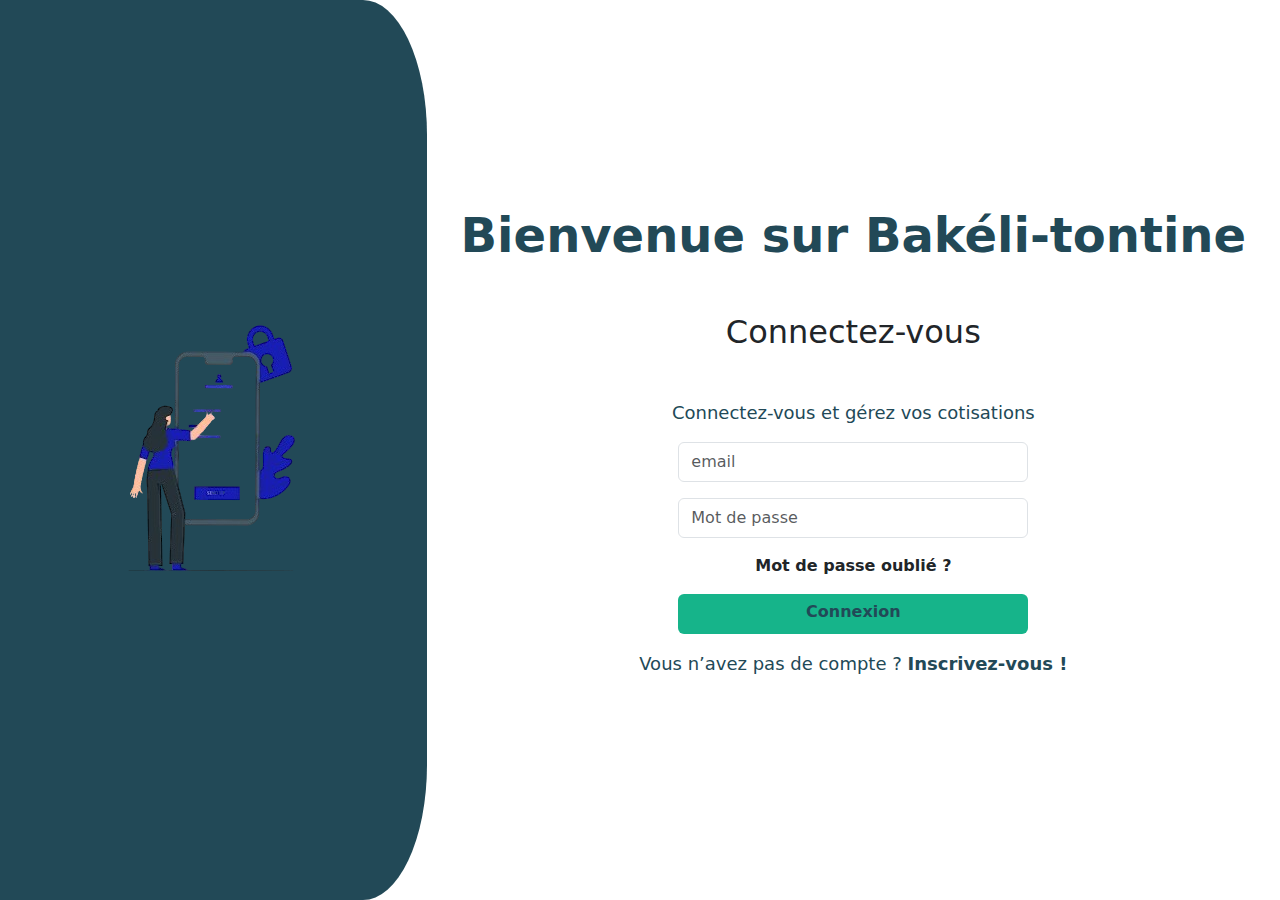
<file: index.html>
<!DOCTYPE html>
<html lang="fr">
<head>
  <meta charset="UTF-8">
  <meta name="viewport" content="width=device-width, initial-scale=1.0">
  <title>Connexion - Bakéli-tontine</title>
  <!-- Bootstrap 5.2.3 -->
  <!-- <link rel="stylesheet" href="style.css"> -->
  <link href="https://cdn.jsdelivr.net/npm/bootstrap@5.2.3/dist/css/bootstrap.min.css" rel="stylesheet">
  <style>
     /* formulaire dashbord */
    .login-container {
      min-height: 100vh; /* toute la hauteur */
    }
    .login-left {
      background-color: #224957;
      color: #fff;
border-top-right-radius: 15%;   /* arrondi en haut à gauche */
border-bottom-right-radius: 15%;/* arrondi en bas à gauche */
    }
    .login-left img {
      max-width: 100%;
      height: auto;
    }
.form-control .input-form {
  background-color: #224957 !important; /* ton fond */
  background-image: none !important;   
  background-clip: border-box !important; 
  color: #fff !important;              
  border: none !important;             
}

.form-control .input-form:focus {
  background-color: #224957 !important;
  color: #fff !important;
  box-shadow: none !important;
  border: 2px solid #1dd1a1 !important;
}

.form-control .input-form::placeholder {
  color: #fff !important;
  opacity: 0.8;
}


    .color-titre1 {
      color: #224957 !important;
    }
    .color-titre2{
    color: #224957 !important;
    font-size: 18px;
  
    }
    .btn-custom {
      background-color: #16b48a;
      color: rgb(34, 73, 87);
      font-weight: bold;
      border: none;
    }
    .btn-custom:hover {
      background-color: #20DF7F;
      color: white;
    }
    
    /* Responsive */
    @media (min-width: 768px) {
      .input-form, .btn-custom {
        width: 350px;
        height: 40px;
      }
    }
    @media (max-width: 767px) {
      .input-form, .btn-custom {
        width: 100%;
        height: 45px;
      }
    }
  </style>
</head>
<body>


<div class="container-fluid">
  <div class="row login-container">
    
    <!-- Partie gauche (image)  -->
    <div class="login-left col-md-4 d-none d-md-flex d-flex justify-content-center align-items-center">
      <img src="Images/image1-removebg-preview__2_-removebg-preview (1).png" alt="Illustration" class="img-fluid">
    </div>

    <!-- Partie droite (formulaire) -->
    <div class="login-right col-12 col-md-8 d-flex flex-column justify-content-center p-4">
      <h1 class="text-center mb-5 color-titre1 display-5 fw-bold">
        Bienvenue sur <b>Bakéli-tontine</b>
      </h1>
      <h2 class="text-center  mb-5">Connectez-vous</h2>
      <p class="text-center color-titre2">Connectez-vous et gérez vos cotisations</p>
      
      <form id="loginForm" class="d-flex justify-content-center flex-column align-items-center ">
        <div class="mb-3 w-100 d-flex justify-content-center">
           <input type="email" class="form-control input-form" id="email" placeholder="email">
        </div>
        <div class="mb-3 w-100 d-flex justify-content-center">
          <input type="password" class="form-control input-form" id="password" placeholder="Mot de passe">
        </div>
        <div class="mb-3 d-flex align-items-end">
          <a href="Passe-oublie.html" class="text-decoration-none text-dark fw-bold">Mot de passe oublié ?</a>
        </div>
        <!-- <button type="submit" class="btn btn-custom">Connexion</button> -->

         <a href="accueil.html" class="btn btn-custom">Connexion</a>
      </form>

      <div class="text-center mt-3">
        <p class="color-titre2 ">Vous n’avez pas de compte ? 
          <a href="Inscrip.html" class="fw-bold color-titre2 text-decoration-none ">Inscrivez-vous !</a>
        </p>
      </div>
    </div>
  </div>
</div>

  
    

    

    <script src="https://cdn.jsdelivr.net/npm/bootstrap@5.3.8/dist/js/bootstrap.bundle.min.js" integrity="sha384-FKyoEForCGlyvwx9Hj09JcYn3nv7wiPVlz7YYwJrWVcXK/BmnVDxM+D2scQbITxI" crossorigin="anonymous"></script>
    <script src="index.js" type="module"></script>

</body>
</html>
</file>
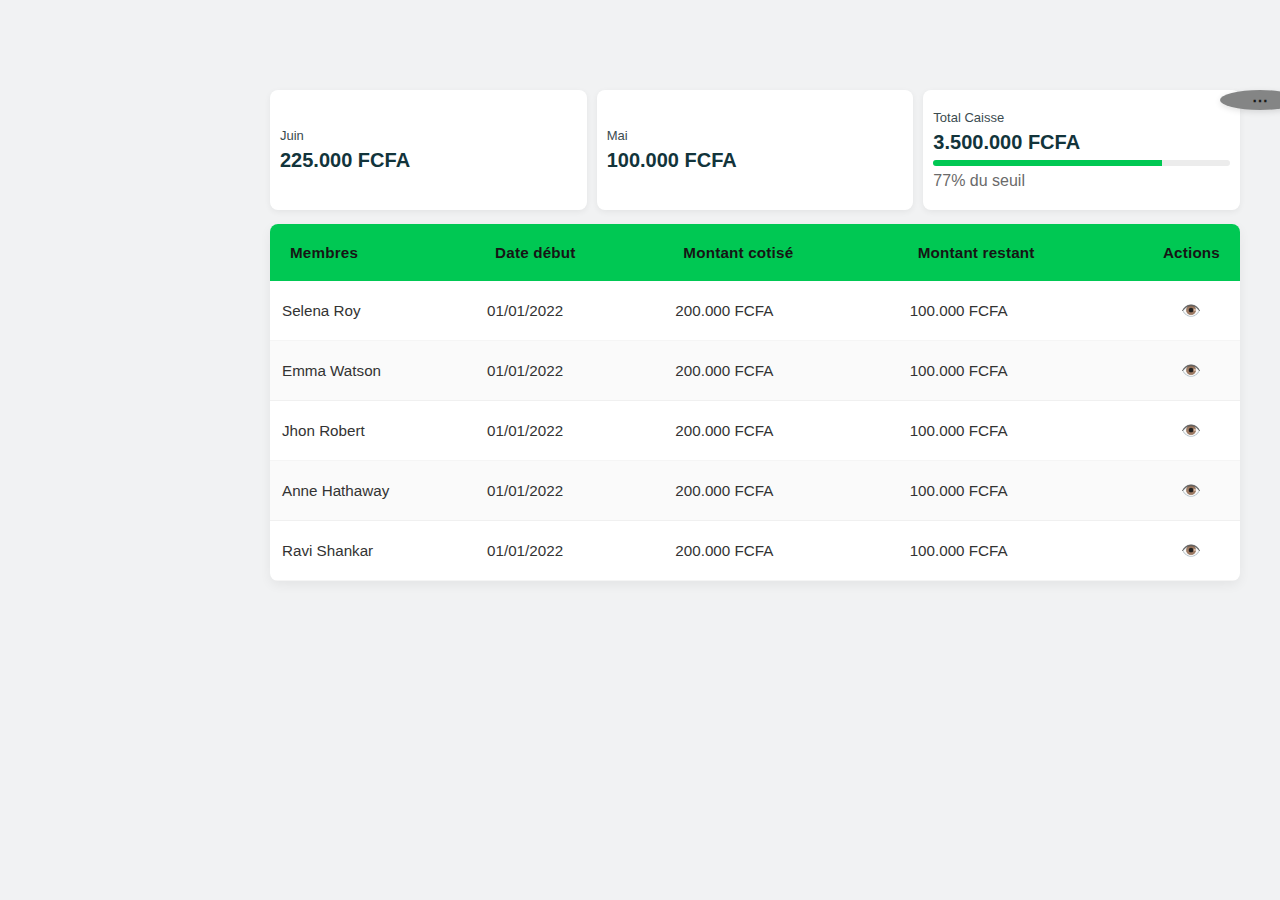
<file: Cotisation.html>
<!doctype html>
<html lang="fr">
<head>
<meta charset="utf-8" />
<meta name="viewport" content="width=device-width,initial-scale=1" />
<title>Compact — Cotisations</title>

<!-- Font (facultatif) -->
<link href="https://fonts.googleapis.com/css2?family=Poppins:wght@300;400;600&display=swap" rel="stylesheet">

<style>
  :root{
    --container-w:1100px;
    --bg:#f1f2f3;
    --card-bg:#fff;
    --accent:#00c853;
    --card-padding:10px;
    --card-title-size:13px;
    --card-amount-size:20px;
    --table-font-size:13px;
    --menu-size:34px;
    --radius:8px;
  }

  *{box-sizing:border-box}
  body{
    margin:0;
    font-family: Arial, sans-serif;
    background:var(--bg);
    color:#222;
    -webkit-font-smoothing:antialiased;
  }

  /* Wrapper centré (position relative pour placer le bouton 3 points à l'intérieur) */
  .page {
    max-width:var(--container-w);
    margin:50px auto;
    padding:18px;
    position:relative;
      margin-left: 230px;
      padding: 40px
    
  }

  /* Menu 3 points (placé en haut à droite du .page) */
  .menu-btn {
    position: absolute;
    /* top: 4px;       plus en haut */
    right: -20px;     /* plus à droite */
    width: 80px;
    height: 20px;
    background: #848585;
    border-radius: 50%;
    display: flex;
    align-items: center;
    justify-content: center;
    cursor: pointer;
    box-shadow: 0 2px 6px rgba(0,0,0,0.12);
    font-weight: 700;
    color: #1b1b1b;
}

  .menu-btn:hover{ background:#dfe6e6; }

  /* Cartes en ligne */
  .cards {
    display:flex;
    gap:10px;
    margin-bottom:14px;
  }
  .card {
    flex: 1 1 0;
    background:var(--card-bg);
    border-radius:var(--radius);
    padding:var(--card-padding);
    box-shadow:0 2px 6px rgba(0,0,0,0.06);
     width:200px !important;
      height: 120px !important;
    display:flex;
    flex-direction:column;
    justify-content:center;
  }
  .card .label{
    font-size:var(--card-title-size);
    color:#3b4b50;
    margin-bottom:6px;
  }
  .card .amount{
    font-size:var(--card-amount-size);
    font-weight:700;
    color:#12343b;
  }
  .card .small{
    color:#6a6a6a;
    margin-top:6px;
  }

  /* PROGRESSION miniature */
  .mini-progress{
    margin-top:6px;
    height:6px;
    background:#ececec;
    border-radius:6px;
    overflow:hidden;
  }
  .mini-progress > i{
    display:block;
    height:100%;
    background:var(--accent);
    width:77%;
  }

  /* Tableau (plus compact) */
  .table-box{
    background:var(--card-bg);
    border-radius:var(--radius);
    box-shadow:0 4px 12px rgba(0,0,0,0.06);
    overflow:hidden;
    margin-top:12px;
  }
  table{
    width:100%;
    border-collapse:collapse;
    font-size:var(--table-font-size);
  }
  thead th{
    background:var(--accent);
    color:#161515;
    padding:20px;
    text-align:left;
    font-weight:600;
    letter-spacing:0.2px;
    font-size:  0.95rem
  }
  tbody td{
    padding:20px 12px;
    color:#333;
    vertical-align:middle;
    border-bottom:1px solid rgba(0,0,0,0.04);
    font-size:  0.95rem
  }
  tbody tr:nth-child(even){ background:#fafafa; }

  /* Actions (œil) */
  .actions {
    text-align:center;
    font-size:16px;
    cursor:pointer;
    color:#333;
  }

  /* Variante: tableau alternatif */
  .hidden{ display:none; }

  /* Responsive: cartes en colonne sur petits écrans */
  @media (max-width:840px){
    .cards{ flex-direction:column; }
    .menu-btn{ top:8px; right:8px; }
  }
</style>
</head>
<body>

<div class="page ">

  <!-- Bouton 3 points (placé dans la page pour être aligné visuellement) -->
  <div class="menu-btn" title="Basculer la vue" onclick="toggleTables()">⋯</div>

  <!-- Cartes -->
  <div class="cards py-5" aria-hidden="false">
    <div class="card">
      <div class="label">Juin</div>
      <div class="amount">225.000 FCFA</div>
    </div>

    <div class="card">
      <div class="label">Mai</div>
      <div class="amount">100.000 FCFA</div>
    </div>

    <div class="card">
      <div class="label">Total Caisse</div>
      <div class="amount">3.500.000 FCFA</div>
      <div class="mini-progress"><i></i></div>
      <div class="small">77% du seuil</div>
    </div>
  </div>

  <!-- TABLEAU PRINCIPAL -->
  <div class="table-box" id="table1">
    <table>
      <thead>
        <tr>
          <th>Membres</th>
          <th>Date début</th>
          <th>Montant cotisé</th>
          <th>Montant restant</th>
          <th style="width:72px;text-align:center;">Actions</th>
        </tr>
      </thead>
      <tbody>
        <tr>
          <td>Selena Roy</td>
          <td>01/01/2022</td>
          <td>200.000 FCFA</td>
          <td>100.000 FCFA</td>
          <td class="actions" title="Voir">👁️</td>
        </tr>
        <tr>
          <td>Emma Watson</td>
          <td>01/01/2022</td>
          <td>200.000 FCFA</td>
          <td>100.000 FCFA</td>
          <td class="actions" title="Voir">👁️</td>
        </tr>
        <tr>
          <td>Jhon Robert</td>
          <td>01/01/2022</td>
          <td>200.000 FCFA</td>
          <td>100.000 FCFA</td>
          <td class="actions" title="Voir">👁️</td>
        </tr>
        <tr>
          <td>Anne Hathaway</td>
          <td>01/01/2022</td>
          <td>200.000 FCFA</td>
          <td>100.000 FCFA</td>
          <td class="actions" title="Voir">👁️</td>
        </tr>
        <tr>
          <td>Ravi Shankar</td>
          <td>01/01/2022</td>
          <td>200.000 FCFA</td>
          <td>100.000 FCFA</td>
          <td class="actions" title="Voir">👁️</td>
        </tr>
      </tbody>
    </table>
  </div>

  <!-- TABLEAU ALTERNATIF (s'affiche quand on clique sur ⋯) -->
  <div class="table-box hidden" id="table2" style="margin-top:12px;">
    <table>
      <thead>
        <tr>
          <th>Nom</th>
          <th>Montant total</th>
          <th>Statut</th>
        </tr>
      </thead>
      <tbody>
        <tr>
          <td>Selena Roy</td>
          <td>300.000 FCFA</td>
          <td>Payé</td>
        </tr>
        <tr>
          <td>Emma Watson</td>
          <td>250.000 FCFA</td>
          <td>En attente</td>
        </tr>
        <tr>
          <td>Jhon Robert</td>
          <td>200.000 FCFA</td>
          <td>Partiel</td>
        </tr>
      </tbody>
    </table>
  </div>

</div>

<script>
  // Basculer entre les deux tables (menu ⋯)
  function toggleTables(){
    document.getElementById('table1').classList.toggle('hidden');
    document.getElementById('table2').classList.toggle('hidden');
  }
</script>

</body>
</html>
</file>
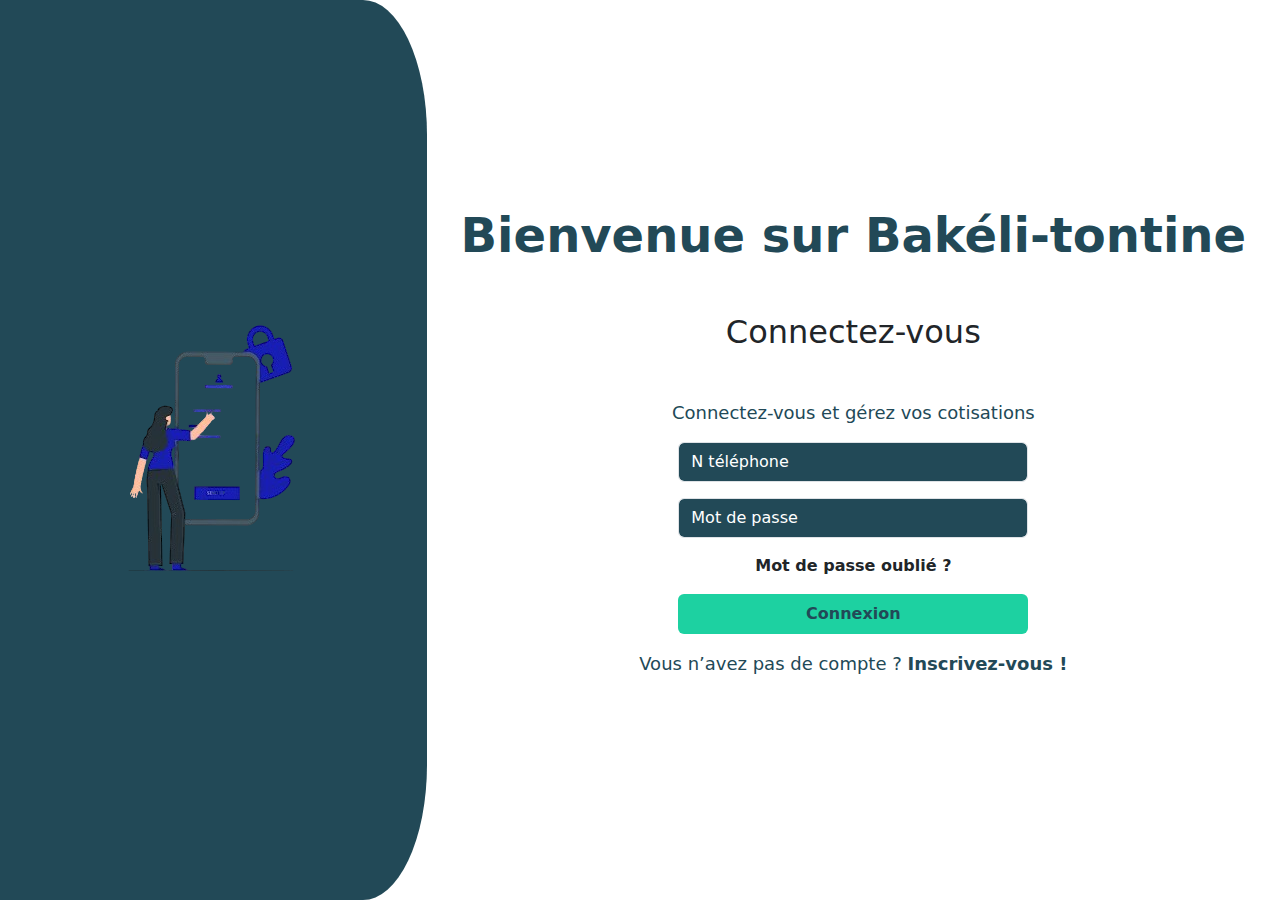
<file: formul.html>
<!DOCTYPE html>
<html lang="fr">
<head>
  <meta charset="UTF-8">
  <meta name="viewport" content="width=device-width, initial-scale=1.0">
  <title>Connexion - Bakéli-tontine</title>
  <!-- Bootstrap 5.2.3 -->
  <!-- <link rel="stylesheet" href="style.css"> -->
  <link href="https://cdn.jsdelivr.net/npm/bootstrap@5.2.3/dist/css/bootstrap.min.css" rel="stylesheet">
  <style>
     /* formulaire dashbord */
    .login-container {
      min-height: 100vh; /* toute la hauteur */
    }
    .login-left {
      background-color: #224957;
      color: #fff;
border-top-right-radius: 15%;   /* arrondi en haut à gauche */
border-bottom-right-radius: 15%;/* arrondi en bas à gauche */
    }
    .login-left img {
      max-width: 100%;
      height: auto;
    }
    .input-form {
      background-color: #224957;
    }
  .input-form::placeholder {
color: #fff ;
  }
    .color-titre1 {
      color: #224957 !important;
    }
    .color-titre2{
    color: #224957 !important;
    font-size: 18px;
  
    }
    .btn-custom {
      background-color: #1dd1a1;
      color: rgb(34, 73, 87);
      font-weight: bold;
      border: none;
    }
    .btn-custom:hover {
      background-color: #20DF7F;
      color: white;
    }
    
    /* Responsive */
    @media (min-width: 768px) {
      .input-form, .btn-custom {
        width: 350px;
        height: 40px;
      }
    }
    @media (max-width: 767px) {
      .input-form, .btn-custom {
        width: 100%;
        height: 45px;
      }
    }
  </style>
</head>
<body>

<div class="container-fluid">
  <div class="row login-container">
    
    <!-- Partie gauche (image)  -->
    <div class="login-left col-md-4 d-none d-md-flex d-flex justify-content-center align-items-center">
      <img src="Images/image1-removebg-preview__2_-removebg-preview (1).png" alt="Illustration" class="img-fluid">
    </div>

    <!-- Partie droite (formulaire) -->
    <div class="login-right col-12 col-md-8 d-flex flex-column justify-content-center p-4">
      <h1 class="text-center mb-5 color-titre1 display-5 fw-bold">
        Bienvenue sur <b>Bakéli-tontine</b>
      </h1>
      <h2 class="text-center color-titre mb-5">Connectez-vous</h2>
      <p class="text-center color-titre2">Connectez-vous et gérez vos cotisations</p>
      
      <form id="loginForm" class="d-flex justify-content-center flex-column align-items-center ">
        <div class="mb-3 w-100 d-flex justify-content-center">
           <input type="text" class="form-control input-form" id="telephone" placeholder="N téléphone">
        </div>
        <div class="mb-3 w-100 d-flex justify-content-center">
          <input type="password" class="form-control input-form" id="password" placeholder="Mot de passe">
        </div>
        <div class="mb-3 d-flex align-items-end">
          <a href="Passe-oublie.html" class="text-decoration-none text-dark fw-bold">Mot de passe oublié ?</a>
        </div>
        <button type="submit" class="btn btn-custom">Connexion</button>
      </form>

      <div class="text-center mt-3">
        <p class="color-titre2 ">Vous n’avez pas de compte ? 
          <a href="Inscrip.html" class="fw-bold color-titre2 text-decoration-none ">Inscrivez-vous !</a>
        </p>
      </div>
    </div>
  </div>
</div>

<script src="https://cdn.jsdelivr.net/npm/bootstrap@5.2.3/dist/js/bootstrap.bundle.min.js"></script>
<script src="formul.js"></script>

</body>
</html>
</file>
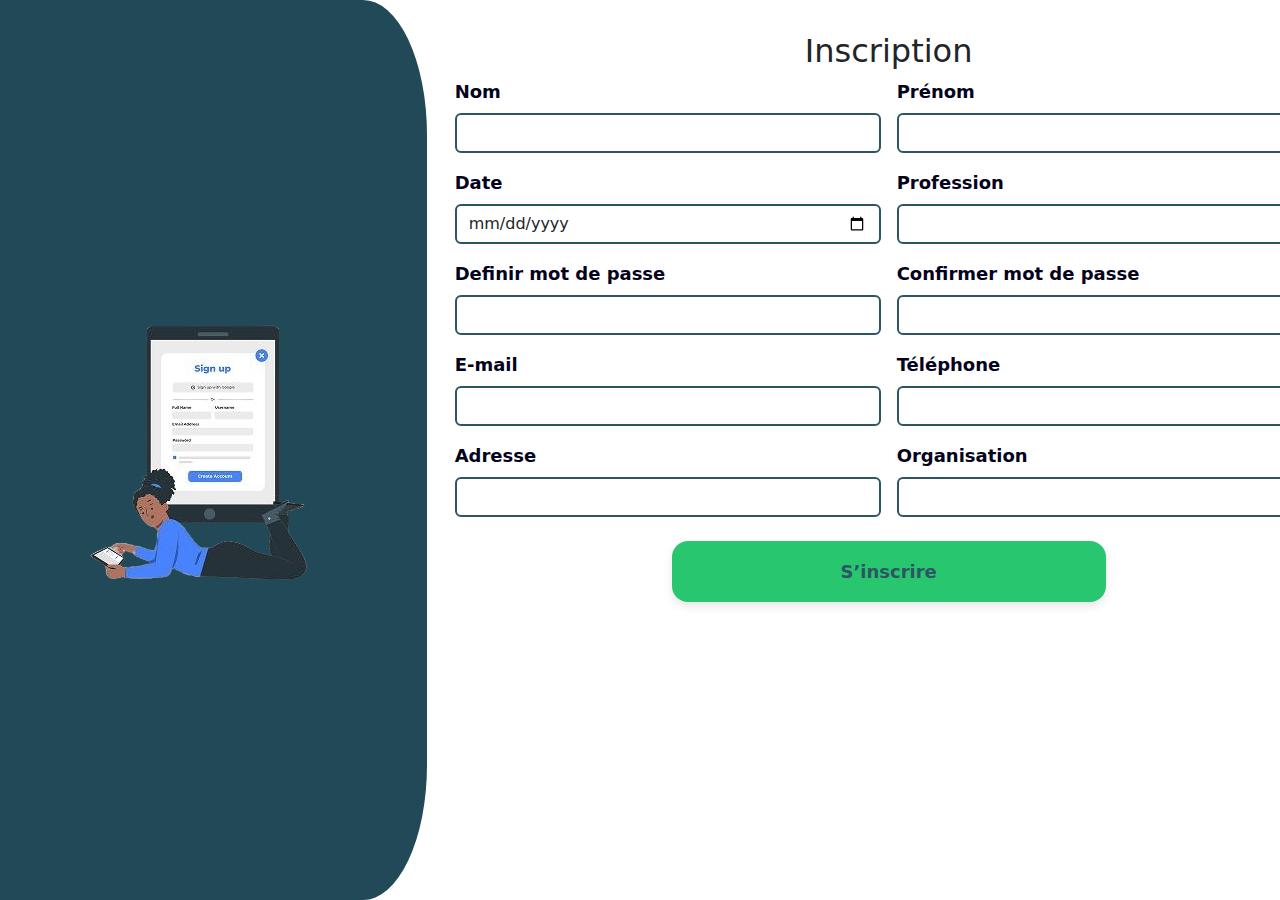
<file: Inscrip.html>
<!DOCTYPE html>
<html lang="fr">
<head>
  <meta charset="UTF-8">
  <meta name="viewport" content="width=device-width, initial-scale=1.0">
  <title>Inscription</title>
  <!-- Bootstrap 5.2.3 -->
  <link href="https://cdn.jsdelivr.net/npm/bootstrap@5.2.3/dist/css/bootstrap.min.css" rel="stylesheet">
  <style>
    body {
      /* height: 100vh;
      display: flex;
      align-items: center;
      justify-content: center; */
      background: white;
    }
    .container-inscrip {
      min-height: 100vh; /* toute la hauteur */
    }
    .login-left {
      background-color: #224957;
      color: #fff;
        border-top-right-radius: 15%;   /* arrondi en haut à gauche */
        border-bottom-right-radius: 15%;/* arrondi en bas à gauche */
        height: 100vh;
        
    }
    .login-left img {
      max-width: 100%;
      min-height: auto;
    }
  
    .btn-custom {
      background-color: #28c76f;
      color: #2e5563;
      font-weight:  bold;
      font-size: 18px;
    box-shadow: 0 4px 10px rgba(0,0,0,0.1) !important;

    }
    .btn-custom:hover {
      background-color: #20b463;
      color: white;
    }
    .form-label{
        color: rgb(4, 3, 27);
        font-weight: 600;
        font-size: 18px;
    }
    .card{
        width: 100vh;
        height: auto;
        margin: auto;
    }
    .form-control{
        border: 2px solid #2e5563;
    }
  </style>
</head>
<body>

<div class="container-fluid">
  <div class="row  ">
    
    <!-- Illustration -->
    <div class="login-left col-md-4 d-none d-md-flex d-flex justify-content-center align-items-center ">
      <img src="Images/inscrip.png" 
           alt="Illustration" class="img-fluid">
    </div>
    
    <!-- Formulaire -->
    <div class="col-md-8 ">
      <div class="card p-3 border-0 ">
        <h2 class="text-center mt-3 ">Inscription</h2>
        
        <form id="inscriptionForm mt-2">
          <div class="row g-3">
            <div class="col-md-6">
            <label for="exampleFormControlInput1" class="form-label">Nom</label>
              <input type="text" class="form-control " id="nom"  required>
            </div>
            <div class="col-md-6">
                <label for="exampleFormControlInput1" class="form-label">Prénom</label>
              <input type="text" class="form-control" id="prenom" required>
            </div>
            <div class="col-md-6">
                 <label for="exampleFormControlInput1" class="form-label">Date</label>
              <input type="date" class="form-control" id="dateNaissance" required>
            </div>
            <div class="col-md-6">
                 <label for="exampleFormControlInput1" class="form-label">Profession</label>
              <input type="text" class="form-control" id="profession"  required>
            </div>
            <div class="col-md-6">
                <label for="exampleFormControlInput1" class="form-label"> Definir mot de passe</label>
                 <input type="password" class="form-control" id="password" required>
            </div>
            <div class="col-md-6">
                 <label for="exampleFormControlInput1" class="form-label"> Confirmer mot de passe</label>
              <input type="password" class="form-control" id="confirmPassword"  required>
            </div>
            <div class="col-md-6"> 
                 <label for="exampleFormControlInput1" class="form-label"> E-mail</label>
              <input type="email" class="form-control" id="email"  required>
            </div>
            <div class="col-md-6">
                 <label for="exampleFormControlInput1" class="form-label"> Téléphone</label>
              <input type="tel" class="form-control" id="telephone" required>
            </div>
            <div class="col-md-6"> 
                <label for="exampleFormControlInput1" class="form-label"> Adresse</label>
              <input type="text" class="form-control" id="adresse" >
            </div>
            <div class="col-md-6">
                <label for="exampleFormControlInput1" class="form-label"> Organisation</label>
              <input type="text" class="form-control" id="organisation" >
            </div>
          </div>
          
          <div class="d-grid mt-4 d-flex justify-content-center">
            <button type="submit" class="btn btn-custom w-50 py-3 rounded-4" id="inscrire">S’inscrire</button>
          </div>
        </form>

        <!-- Zone de message -->
        <div id="message" class="mt-3 text-center"></div>
      </div>
    </div>
  </div>
</div>

<script  type="module" src="Inscrip.js"></script>

</body>
</html>
</file>
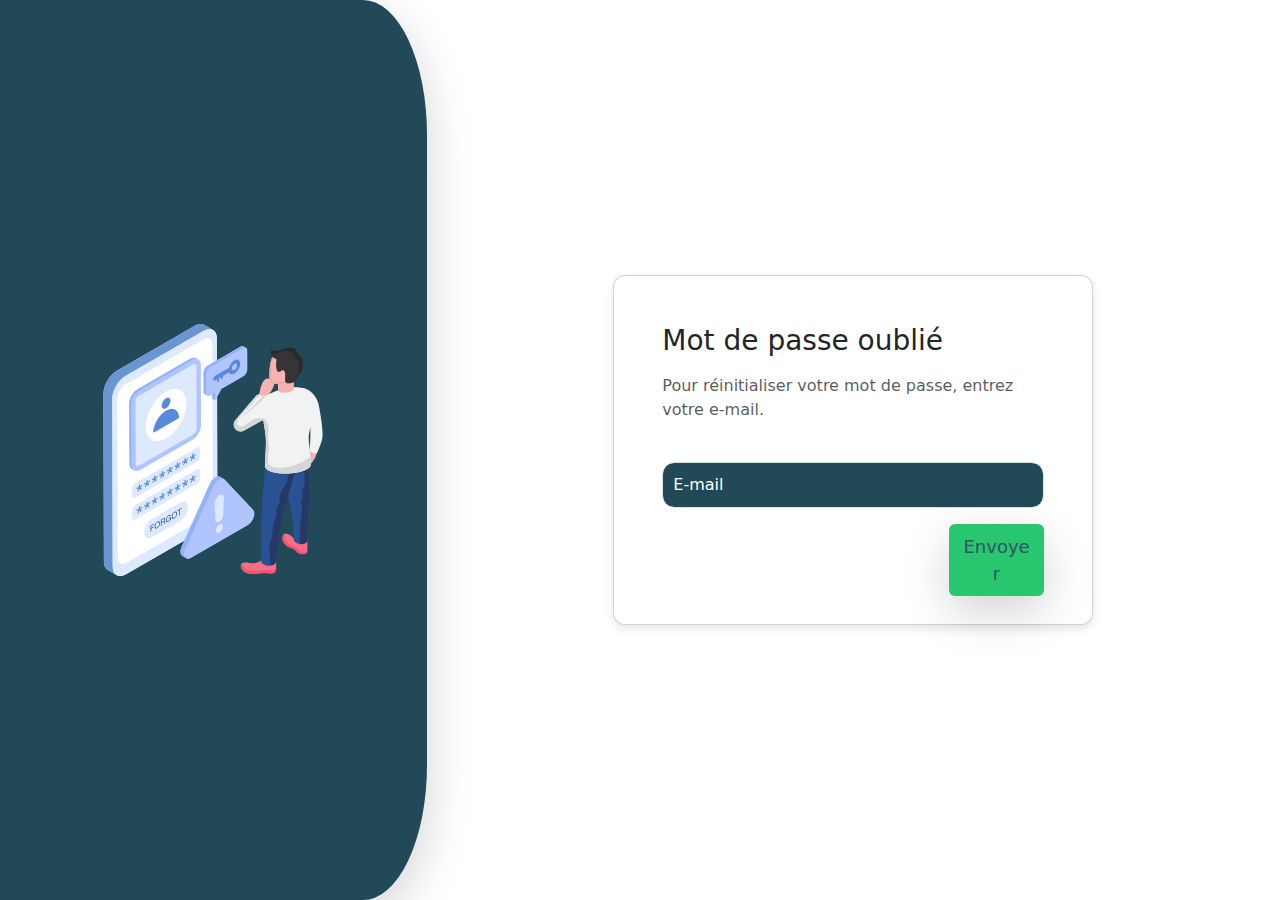
<file: Passe-oublie.html>
<!DOCTYPE html>
<html lang="fr">
<head>
  <meta charset="UTF-8">
  <meta name="viewport" content="width=device-width, initial-scale=1.0">
  <title>Mot de passe oublié</title>
  <!-- Bootstrap 5.2.3 -->
  <link href="https://cdn.jsdelivr.net/npm/bootstrap@5.2.3/dist/css/bootstrap.min.css" rel="stylesheet">
  <style>
    body {
      background: white;
      /* height: 100vh;
      display: flex;
      justify-content: center;
      align-items: center; */
    }
     .login-container {
      min-height: 100vh; /* toute la hauteur */
    }
    .login-left {
      background-color: #224957;
      color: #fff;
border-top-right-radius: 15%;   /* arrondi en haut à gauche */
border-bottom-right-radius: 15%;/* arrondi en bas à gauche */
    }
    .login-left img {
      max-width: 100%;
      height: auto;
    }
    .card {
        width: 480px;
        height: 350px;
      border-radius: 12px;
      box-shadow: 0 4px 10px rgba(0,0,0,0.1);
      margin: auto;
    }
    .btn-custom {
      background-color: #28c76f;
      color: #2e5563 !important;
      font-weight: 500;
      font-size: 18px;
    }
   
    .btn-custom:hover {
      background-color: #20b463;
      color: white;
    }
    .input-form {
      background-color: #224957;
      border-radius: 12px;
      padding: 10px;
    }
     .input-form::placeholder {
color: #fff ;
  }
   
  </style>
</head>
<body>

  <div class="container-fluid ">
    <div class="row login-container  ">
        <div class="login-left col-md-4 d-none d-md-flex d-flex justify-content-center align-items-center shadow-lg">
            <img src="Images/mot de passe oublier.png" alt="Illustration" class="img-fluid">
        </div>
      <div class="col-md-8 col-12 col-md-8 d-flex flex-column justify-content-center p-4">
        <div class="card p-5 ">
          <h3 class=" mb-3">Mot de passe oublié</h3>
          <p class=" text-muted">
            Pour réinitialiser votre mot de passe, entrez votre e-mail.
          </p>

          <form id="resetForm">
            <div class="mt-4">
              <input type="text" id="identifiant" class="form-control input-form" placeholder="E-mail" required>
            </div>
            <div class="d-grid d-flex justify-content-end mt-3">
              <button type="submit" class="btn btn-custom shadow-lg w-25 py-2">Envoyer</button>
            </div>
          </form>

          <!-- Zone de message -->
          <div id="message" class="mt-3 text-center"></div>
        </div>
      </div>
    </div>
  </div>
  <script src="https://cdn.jsdelivr.net/npm/bootstrap@5.2.3/dist/js/bootstrap.bundle.min.js"></script>
  <script src="passeOublie.js"></script>

</body>
</html>
</file>
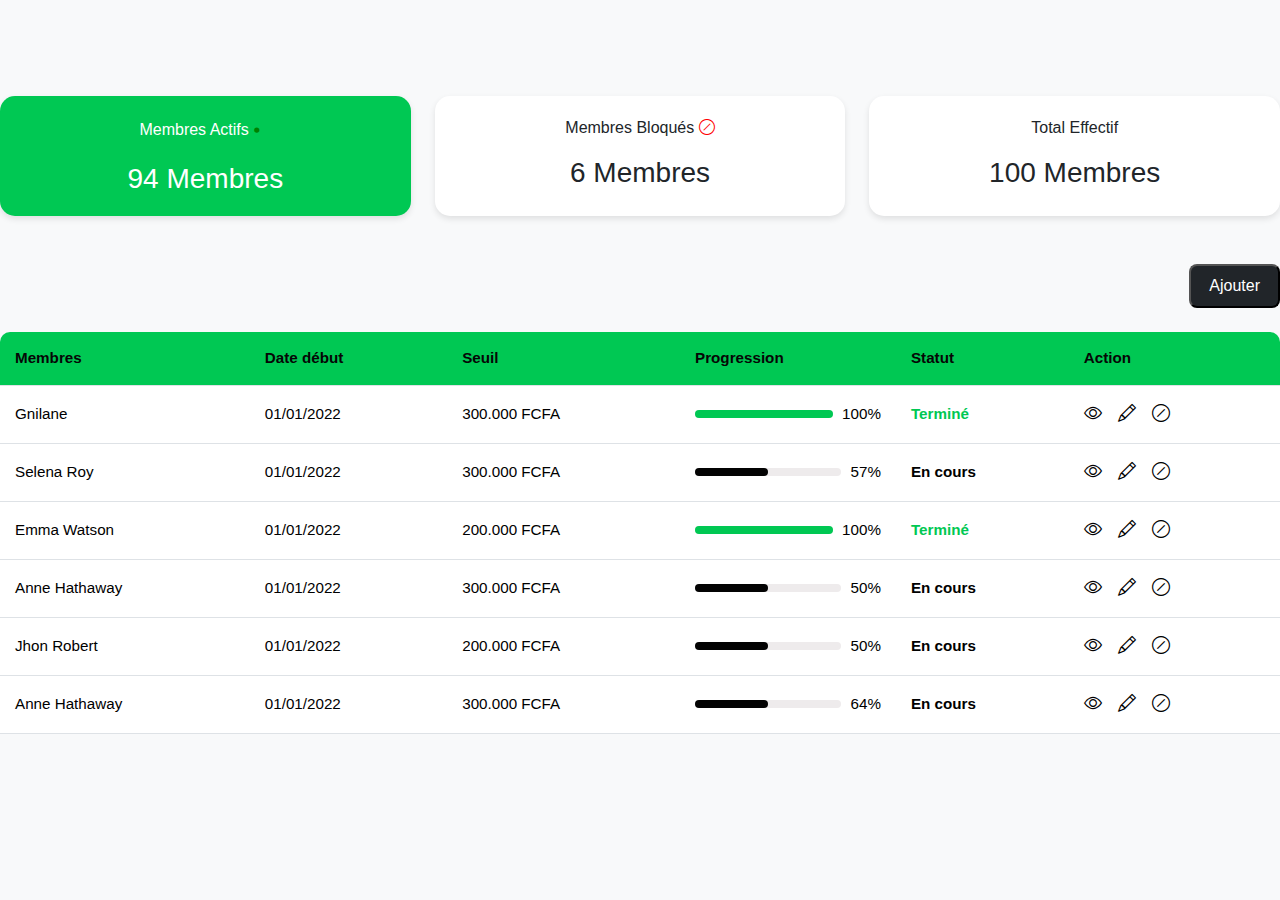
<file: Users.html>
<!DOCTYPE html>
<html lang="fr">

<head>
    <meta charset="UTF-8">
    <meta name="viewport" content="width=device-width, initial-scale=1.0">
    <title>Tontine - Utilisateurs</title>
    <link href="https://cdn.jsdelivr.net/npm/bootstrap@5.3.0/dist/css/bootstrap.min.css" rel="stylesheet">
    <link href="https://fonts.googleapis.com/css2?family=Poppins:wght@400;500;600&display=swap" rel="stylesheet">
    <link href="https://cdn.jsdelivr.net/npm/bootstrap-icons@1.11.1/font/bootstrap-icons.css" rel="stylesheet">

    <style>
        body {
            font-family: Arial, sans-serif;
            background-color: #f8f9fa;
        }

        
        /* Cartes */
        .card-stats {
            flex: 1;
            width:200px !important;
             height: 120px;
            padding: 20px;
            border-radius: 15px;
            text-align: center;
            background: #fff;
            box-shadow: 0 3px 6px rgba(0, 0, 0, 0.1);
            cursor: pointer;
            transition: all 0.3s ease-in-out;
        }

        .card-stats.active {
            background-color: #00c853  !important;
            color: #fff;
        }

        /* Bouton Ajouter */
        .btn-ajouter {
            background: #212529;
            color: #fff;
            border-radius: 8px;
            padding: 8px 18px;
            font-weight: 500;
        }

        .btn-ajouter:hover {
            background: #000;
            color: #fff;
        }

        .statut-actif.style {

            color:#00c853 
        }

        .statut-termine.style {
            color: #00c853 ;
        }

        /* Tableau */
        .table-responsive {
            border-radius: 10px;
        }

        .statut-actif {
            color: #00c853 ;
        }

        .table th {
            background-color: #00c853 !important;
            color: #060606;
            padding: 15px !important;
        }

        .table td {
            padding: 15px !important;
        }

        .table th,
        .table td {
            vertical-align: middle;
            font-size: 0.95rem;
        }

        .progress {
            height: 8px;
        }

        .progres {
            height: 8px;
            background-color: #eeebec;
            width: 100%;
            border-radius: 10px;
            margin-right: 5%;
        }

        .Tdf {
            display: flex;
            flex-direction: row;
            gap: 7;
            align-items: center;
            justify-content: center;
        }

        .rre {
            display: flex;
            flex-direction: row;
            gap: 7;
            align-items: center;
            justify-content: center;
        }

        .statut-actif {
            color: #00c853 ;
            font-weight: 600;
        }

        .statut-bloque {
            color: #dc3545;
            font-weight: 600;
        }

        .progress-barr {
            background-color: #00c853 ;
            width: 100%;
            height: 8px;
            border-radius: 10px;
        }

        .progress-barrr {
            background-color: #030303;
            width: 50%;
            height: 8px;
            border-radius: 10px;
        }

        .statut-termine {
            color: #000;
            font-weight: 600;
        }
    </style>
</head>

<body>

    <div class="content py-4">

        <!-- Cartes -->
        <div class="d-flex gap-4  py-5 justify-content-center flex-wrap mt-4 ">
            <div class="card-stats active" data-table="actifs">
                <p style="line-height:1;">
                    Membres Actifs
                    <i class="bi bi-dot"
                        style="color:green; font-size:28px; vertical-align:middle; display:inline-block; margin-left:-10px;"></i>
                </p>

                <h3 class="f-w">94 Membres</h3>
            </div>
            <div class="card-stats" data-table="bloques">
                <p>
                    Membres Bloqués <i class="bi bi-slash-circle" style="color:red;"></i>
                </p>

                <h3>6 Membres</h3>
            </div>
            <div class="card-stats" data-table="tous">
                <p>Total Effectif</p>
                <h3>100 Membres</h3>
            </div>
        </div>

        <!-- Bouton Ajouter -->
        <div class="d-flex justify-content-end mb-4">
            <button class="btn-ajouter" data-bs-toggle="modal" data-bs-target="#ajouterModal">Ajouter</button>
        </div>

        <!-- Tableau Actifs -->
        <div class="table-responsive table-container" id="table-actifs">
            <table class="table align-middle py-2">
                <thead>
                    <tr>
                        <th>Membres</th>
                        <th>Date début</th>
                        <th>Seuil</th>
                        <th>Progression</th>
                        <th>Statut</th>
                        <th>Action</th>
                    </tr>
                </thead>
                <tbody>
                    <tr>
                        <td>Gnilane</td>
                        <td>01/01/2022</td>
                        <td>300.000 FCFA</td>
                        <td>
                            <div class="Tdf">
                                <div class="progres">
                                    <div class="progress-barr"></div>
                                </div>
                                <span class="ddd">100%</span>
                            </div>
                        </td>
                        <td class="statut-actif style">Terminé</td>
                        <td>
                            <div class="d-flex gap-3">
                                <i class="bi bi-eye" style="font-size:18px; color:black;" title="Voir"></i>
                                <i class="bi bi-pencil" style="font-size:18px; color:black;" title="Modifier"></i>
                                <i class="bi bi-slash-circle" style="font-size:18px; color:black;" title="Bloquer"></i>
                            </div>
                        </td>
                    </tr>
                    <tr>
                        <td>Selena Roy</td>
                        <td>01/01/2022</td>
                        <td>300.000 FCFA</td>
                        <td>
                            <div class="rre">
                                <div class="progres">
                                    <div class="progress-barrr"></div>
                                </div>
                                <span class="ddd">57%</span>
                            </div>
                        </td>
                        <td class="statut-actif">En cours</td>
                        <td>
                            <div class="d-flex gap-3">
                                <i class="bi bi-eye" style="font-size:18px; color:black;" title="Voir"></i>
                                <i class="bi bi-pencil" style="font-size:18px; color:black;" title="Modifier"></i>
                                <i class="bi bi-slash-circle" style="font-size:18px; color:black;" title="Bloquer"></i>
                            </div>
                        </td>
                    </tr>
                    <tr>
                        <td>Emma Watson</td>
                        <td>01/01/2022</td>
                        <td>200.000 FCFA</td>
                        <td>
                            <div class="Tdf">
                                <div class="progres">
                                    <div class="progress-barr"></div>
                                </div>
                                <span class="ddd">100%</span>
                            </div>
                        </td>
                        <td class="statut-actif style">Terminé</td>
                        <td>
                            <div class="d-flex gap-3">
                                <i class="bi bi-eye" style="font-size:18px; color:black;" title="Voir"></i>
                                <i class="bi bi-pencil" style="font-size:18px; color:black;" title="Modifier"></i>
                                <i class="bi bi-slash-circle" style="font-size:18px; color:black;" title="Bloquer"></i>
                            </div>
                        </td>
                    </tr>
                    <tr>
                        <td>Anne Hathaway</td>
                        <td>01/01/2022</td>
                        <td>300.000 FCFA</td>
                        <td>
                            <div class="rre">
                                <div class="progres">
                                    <div class="progress-barrr"></div>
                                </div>
                                <span class="ddd">50%</span>
                            </div>
                        </td>
                        <td class="statut-actif">En cours</td>
                        <td>
                            <div class="d-flex gap-3">
                                <i class="bi bi-eye" style="font-size:18px; color:black;" title="Voir"></i>
                                <i class="bi bi-pencil" style="font-size:18px; color:black;" title="Modifier"></i>
                                <i class="bi bi-slash-circle" style="font-size:18px; color:black;" title="Bloquer"></i>
                            </div>
                        </td>
                    </tr>
                    <tr>
                        <td>Jhon Robert</td>
                        <td>01/01/2022</td>
                        <td>200.000 FCFA</td>
                        <td>
                            <div class="rre">
                                <div class="progres">
                                    <div class="progress-barrr"></div>
                                </div>
                                <span class="ddd">50%</span>
                            </div>
                        </td>
                        <td class="statut-actif">En cours</td>
                        <td>
                            <div class="d-flex gap-3">
                                <i class="bi bi-eye" style="font-size:18px; color:black;" title="Voir"></i>
                                <i class="bi bi-pencil" style="font-size:18px; color:black;" title="Modifier"></i>
                                <i class="bi bi-slash-circle" style="font-size:18px; color:black;" title="Bloquer"></i>
                            </div>
                        </td>
                    </tr>
                    <tr>
                        <td>Anne Hathaway</td>
                        <td>01/01/2022</td>
                        <td>300.000 FCFA</td>
                        <td>
                            <div class="rre">
                                <div class="progres">
                                    <div class="progress-barrr"></div>
                                </div>
                                <span class="ddd">64%</span>
                            </div>
                        </td>
                        <td class="statut-actif">En cours</td>
                        <td>
                            <div class="d-flex gap-3">
                                <i class="bi bi-eye" style="font-size:18px; color:black;" title="Voir"></i>
                                <i class="bi bi-pencil" style="font-size:18px; color:black;" title="Modifier"></i>
                                <i class="bi bi-slash-circle" style="font-size:18px; color:black;" title="Bloquer"></i>
                            </div>
                        </td>
                    </tr>



                </tbody>
            </table>
        </div>

        <!-- Tableau Bloqués -->
        <div class="table-responsive table-container d-none" id="table-bloques">
            <table class="table align-middle ">
                <thead>
                    <tr>
                        <th>Membres</th>
                        <th>Date début</th>
                        <th>Seuil</th>
                        <th>Statut</th>
                        <th>Action</th>
                    </tr>
                </thead>
                <tbody>
                    <tr>
                        <td>John Robert</td>
                        <td>15/02/2022</td>
                        <td>250.000 FCFA</td>
                        <td class="statut-bloque text-danger">Bloqué</td>
                        <td>
                            <div class="d-flex gap-3">
                                <i class="bi bi-eye" style="font-size:18px; color:black;" title="Voir"></i>
                                <i class="bi bi-slash-circle" style="font-size:18px; color:red" title="Bloquer"></i>
                            </div>
                        </td>
                    </tr>
                    <tr>
                        <td>John Robert</td>
                        <td>15/02/2022</td>
                        <td>250.000 FCFA</td>
                        <td class="statut-bloque text-danger">Bloqué</td>
                        <td>
                            <div class="d-flex gap-3">
                                <i class="bi bi-eye" style="font-size:18px; color:black;" title="Voir"></i>
                                <i class="bi bi-slash-circle" style="font-size:18px; color:red" title="Bloquer"></i>
                            </div>
                        </td>
                    </tr>
                    <tr>
                        <td>John Robert</td>
                        <td>15/02/2022</td>
                        <td>250.000 FCFA</td>
                        <td class="statut-bloque text-danger">Bloqué</td>
                        <td>
                            <div class="d-flex gap-3">
                                <i class="bi bi-eye" style="font-size:18px; color:black;" title="Voir"></i>
                                <i class="bi bi-slash-circle" style="font-size:18px; color:red" title="Bloquer"></i>
                            </div>
                        </td>
                    </tr>
                    <tr>
                        <td>John Robert</td>
                        <td>15/02/2022</td>
                        <td>250.000 FCFA</td>
                        <td class="statut-bloque text-danger">Bloqué</td>
                        <td>
                            <div class="d-flex gap-3">
                                <i class="bi bi-eye" style="font-size:18px; color:black;" title="Voir"></i>
                                <i class="bi bi-slash-circle" style="font-size:18px; color:red" title="Bloquer"></i>
                            </div>
                        </td>
                    </tr>
                    <tr>
                        <td>John Robert</td>
                        <td>15/02/2022</td>
                        <td>250.000 FCFA</td>
                        <td class="statut-bloque text-danger">Bloqué</td>
                        <td>
                            <div class="d-flex gap-3">
                                <i class="bi bi-eye" style="font-size:18px; color:black;" title="Voir"></i>
                                <i class="bi bi-slash-circle" style="font-size:18px; color:red" title="Bloquer"></i>
                            </div>
                        </td>
                    </tr>
                    <tr>
                        <td>John Robert</td>
                        <td>15/02/2022</td>
                        <td>250.000 FCFA</td>
                        <td class="statut-bloque text-danger">Bloqué</td>
                        <td>
                            <div class="d-flex gap-3">
                                <i class="bi bi-eye" style="font-size:18px; color:black;" title="Voir"></i>
                                <i class="bi bi-slash-circle" style="font-size:18px;color:red" title="Bloquer"></i>
                            </div>
                        </td>
                    </tr>
                    <tr>
                        <td>John Robert</td>
                        <td>15/02/2022</td>
                        <td>250.000 FCFA</td>
                        <td class="statut-bloque text-danger">Bloqué</td>
                        <td>
                            <div class="d-flex gap-3">
                                <i class="bi bi-eye" style="font-size:18px; color:black;" title="Voir"></i>
                                <i class="bi bi-slash-circle" style="font-size:18px; color:red;" title="Bloquer"></i>
                            </div>
                        </td>
                    </tr>
                </tbody>
            </table>
        </div>

        <!-- Tableau Tous -->
        <div class="table-responsive table-container d-none" id="table-tous">
            <table class="table align-middle">
                <thead>
                    <tr class="mamy">
                        <th>Membres</th>
                        <th>Date début</th>
                        <th>Seuil</th>
                        <th>Progression</th>
                        <th>Statut</th>
                        <th>Action</th>
                    </tr>
                </thead>
                <tbody>
                    <tr>
                        <td>Selena Roy</td>
                        <td>01/01/2022</td>
                        <td>300.000 FCFA</td>
                        <td>
                            <div class="progress">
                                <div class="progress-bar bg-success" style="width:100%"></div>
                            </div>
                        </td>
                        <td class="statut-termine style">actif</td>
                        <td>
                            <div class="d-flex gap-3">
                                <i class="bi bi-eye" style="font-size:18px; color:black;" title="Voir"></i>
                                <i class="bi bi-pencil" style="font-size:18px; color:black;" title="Modifier"></i>
                                <i class="bi bi-slash-circle" style="font-size:18px; color:black;" title="Bloquer"></i>
                            </div>
                        </td>
                    </tr>
                    <tr>
                        <td>Emma Stone</td>
                        <td>01/03/2022</td>
                        <td>200.000 FCFA</td>
                        <td>
                            <div class="progress">
                                <div class="progress-bar bg-success" style="width:64%"></div>
                            </div>
                        </td>
                        <td class="statut-actif text-danger">bloque</td>
                        <td>
                            <div class="d-flex gap-3">
                                <i class="bi bi-eye" style="font-size:18px; color:black;" title="Voir"></i>
                                <i class="bi bi-pencil" style="font-size:18px; color:black;" title="Modifier"></i>
                                <i class="bi bi-slash-circle" style="font-size:18px; color:black;" title="Bloquer"></i>
                            </div>
                        </td>
                    </tr>
                </tbody>
            </table>
        </div>

    </div>

    <!-- Modal Ajouter -->
<!-- Modal Ajouter -->
<div class="modal fade" id="ajouterModal" tabindex="-1" aria-hidden="true">
    <div class="modal-dialog modal-lg"> <!-- modal-lg pour plus d’espace -->
        <div class="modal-content">
            <div class="modal-header">
                <h5 class="modal-title">Ajouter un membre</h5>
                <button type="button" class="btn-close" data-bs-dismiss="modal"></button>
            </div>
            <div class="modal-body">
                <form>
                    <div class="row g-3 justify-content-center">
                        <div class="col-md-6">
                            <label class="form-label">Nom</label>
                            <input type="text" class="form-control" required>
                        </div>
                        <div class="col-md-6">
                            <label class="form-label">Prénom</label>
                            <input type="text" class="form-control" required>
                        </div>
                        <div class="col-md-6">
                            <label class="form-label">Date de naissance</label>
                            <input type="date" class="form-control" required>
                        </div>
                        <div class="col-md-6">
                            <label class="form-label">Profession</label>
                            <input type="text" class="form-control">
                        </div>
                        <div class="col-md-6">
                            <label class="form-label">E-mail</label>
                            <input type="email" class="form-control">
                        </div>
                        <div class="col-md-6">
                            <label class="form-label">Téléphone</label>
                            <input type="tel" class="form-control">
                        </div>
                        <div class="col-md-6">
                            <label class="form-label">Adresse</label>
                            <input type="text" class="form-control">
                        </div>
                        <div class="col-md-6">
                            <label class="form-label">Organisation</label>
                            <input type="text" class="form-control">
                        </div>
                    </div>
                    <div class="text-center mt-4">
                        <button type="submit" class="btn btn-success px-4">Ajouter</button>
                    </div>
                </form>
            </div>
        </div>
    </div>
</div>


    <script src="https://cdn.jsdelivr.net/npm/bootstrap@5.3.0/dist/js/bootstrap.bundle.min.js"></script>
    <script  src="user.js"> </script>

</body>

</html>
</file>
<file: style.css>
body {
      font-family: Arial, sans-serif;
        background-color: rgb(243, 238, 238) !important;
    }
    /* Sidebar */
    .sidebar {
      height: 100vh;
      background-color: #052c47;
      color: white;
      position: fixed;
      width: 220px;
      top: 0;
      left: 0;
      padding-top: 60px; /* espace sous la navbar */
    }
    .sidebar a {
      display: block;
      color: white;
      padding: 12px 20px ;
      text-decoration: none;
    }
    .sidebar a:hover{
      background-color: #00c853 !important;
      border-radius: 5px !important;
    
    }
    .accordion-header:hover{
      background-color: #00c853 !important;
    
    }

    /* Navbar */
    .navbar-custom {
      background-color: white;
      box-shadow: 0 2px 4px rgba(0,0,0,0.1);
      position: fixed !important;
      width: calc(100% - 220px);
      left: 220px;
      top: 0;
      z-index: 1000;
    }

    /* Contenu principal */
    .content {
      margin-left: 250px;
      padding: 20px;
    }
    .carte{
        /* display: flex !important; */
      width: 350px;
      height: 180px;
    }

    .profile-pic {
      width: 35px;
      height: 35px;
      border-radius: 50%;
    }
    .accordion-button::after {
  filter: invert(1); /* icône flèche blanche */
}

.accordion-button:not(.collapsed) {
  background-color: #0d6efd; 
  color: white;
}

.accordion-body a:hover
 {
  background-color: #00c853; /* vert comme ton screenshot */
  border-radius: 4px;
}

.titre1{
background-color:#00c853; 
}
.icon-dolar{
    color: #00c853;
}
.card1{
    max-width: 350px;
      border-radius: 12px;
      box-shadow: 0 2px 8px rgba(0,0,0,0.1);
      padding: 15px;
      background: #fff;
}
.carte-caisse {
      max-width: 450px;
      border-radius: 12px;
      box-shadow: 0 2px 8px rgba(0,0,0,0.1);
      padding: 15px;
      background: #fff;
      display: flex;
      align-items: center;
      gap: 15px;
    }
    .icone-caisse {
      background: #e8fdf1;
      width: 80px;
      height: 100px;
      border-radius: 12px;
      display: flex;
      align-items: center;
      justify-content: center;
      font-size: 30px;
      color: #00c853;
    }
    .progress {
      height: 8px;
      border-radius: 6px;
    }
    .progress-bar {
      background-color: #00c853 !important;
    }
    .table1{
      background-color: #00c853 ;
    }
     .pagination { margin: 0; }
</file>
